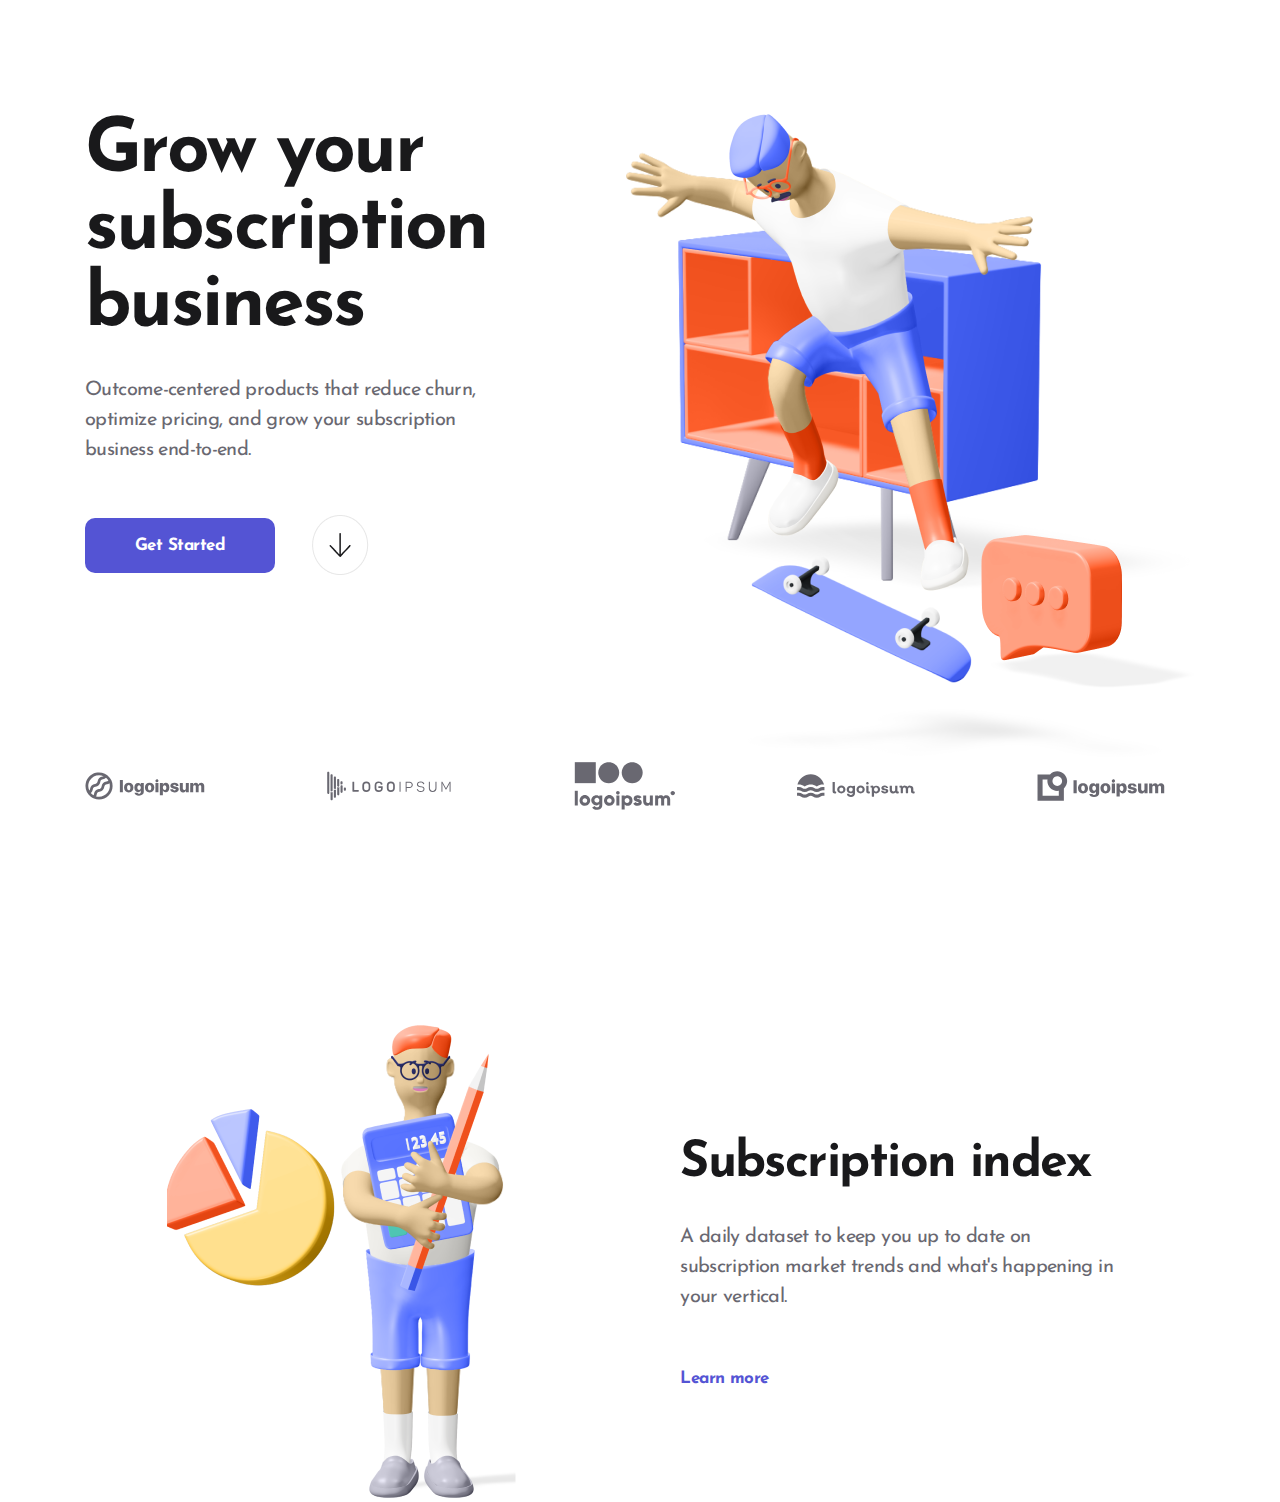
<file: index.html>
<!DOCTYPE html>
<html lang="en">
<head>
    <meta charset="UTF-8">
    <meta name="viewport" content="width=device-width, initial-scale=1.0">
    <title>Document</title>
    <link rel="preconnect" href="https://fonts.googleapis.com">
    <link rel="preconnect" href="https://fonts.gstatic.com" crossorigin>
    <link
        href="https://fonts.googleapis.com/css2?family=Josefin+Sans:ital,wght@0,100..700;1,100..700&family=Open+Sans:ital,wght@0,300..800;1,300..800&display=swap"
        rel="stylesheet">
    <link rel="stylesheet" href="./style/style.css">
</head>
<body>

</section>
<section class="offer-section">
    <div class="container">
       <div class="black2"> 
        <div class="black">
            <h1 class="main-heading2">Grow your<br>subscription<br>business</h1>
        <p class="main-discription2">Outcome-centered products that reduce churn,<br>optimize pricing, and grow your subscription<br>business end-to-end.</p>
        <div class="buttonclass">
            <button class="main-button2">Get Started</button>
        <img src="./image/Down Arrow (1).png" alt="" class="arrow-img">
    </div>
    </div>
    <div class="image">
        <img src="./image/Hero 3D (1).png">
    </div>
    
</div>
<div class="bottom">
    <img src="./image/Group (5).svg"> <img src="./image/Group (6).svg"> <img src="./image/Group (7).svg"> <img src="./image/Group (8).svg"> <img src="./image/Group (9).svg">
</div>
</div>
</section>
<section class="two-section">
    <div class="container">
        <div class="main2">
            <h2 class="two-heading">Subscription index
                <p class="two-description">A daily dataset to keep you up to date on<br>subscription market trends and what's happening in<br>your vertical.</p>
                <button class="two-button">Learn more</button>
            </h2>
            <div class="img2">
                <img src="./image/Content Image 02.png" alt="">
            </div>
        </div>
    </div>
</section>
</body>
</html>
</file>
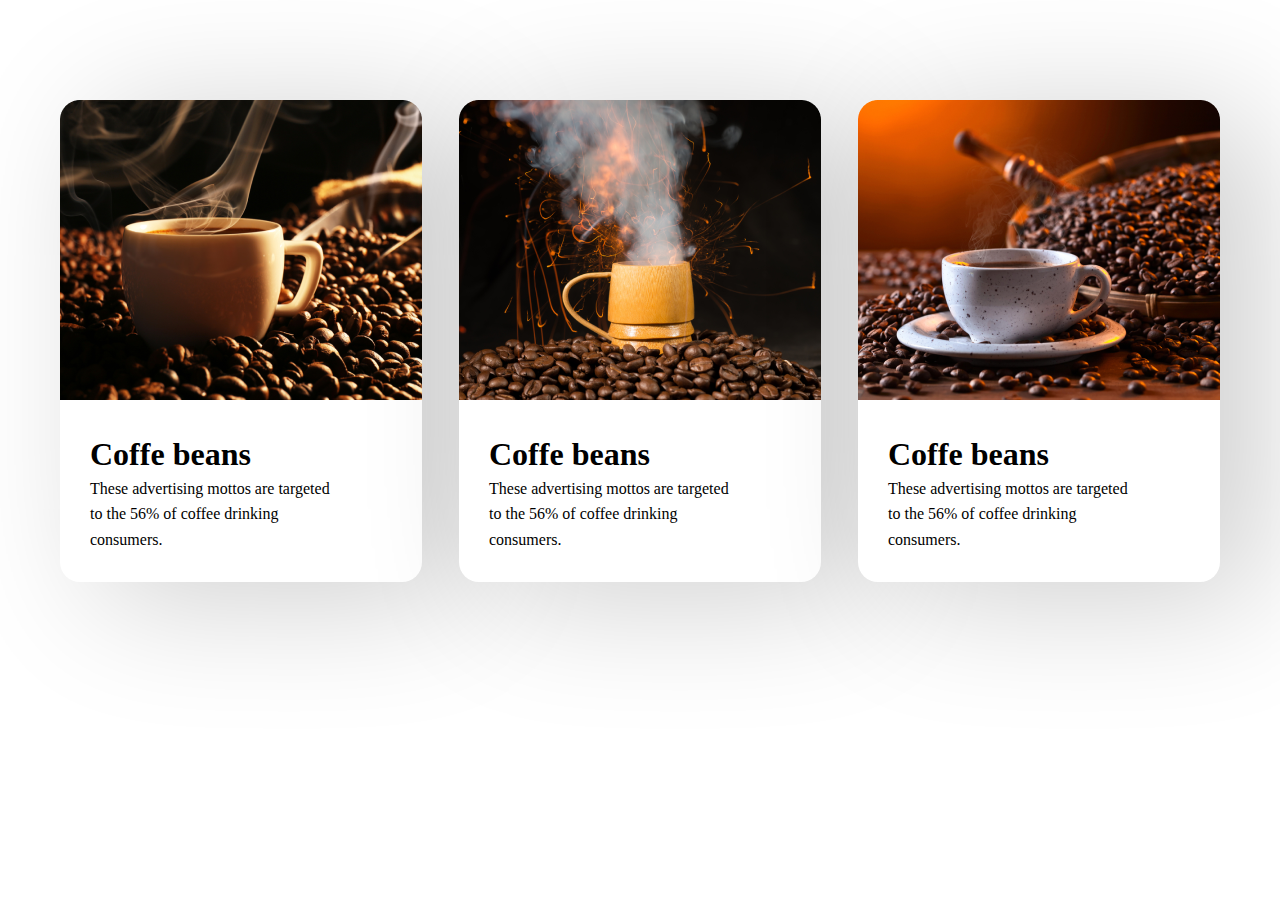
<file: Д13 media/index.html>
<!DOCTYPE html>
<html lang="en">
<head>
    <meta charset="UTF-8">
    <meta name="viewport" content="width=device-width, initial-scale=1.0">
    <title>Media</title>
    <link rel="stylesheet" href="./style/style.css">
    <link rel="stylesheet" href="./style/media.css">
</head>

<body>
    <!-- <div class="some-block"></div>
    <p class="some-text">Lorem, ipsum dolor sit amet consectetur adipisicing elit. Aliquid incidunt sint, reprehenderit nulla saepe</p> -->
<section class="sect">
    <div class="container">
        <div class="card-wrap">
            <div class="card">
                <div class="card-image">
                    <img src="./image/Image.png" alt="">
                </div>
                <div class="card-body">
                <div class="class-heading">
                    <h2>Coffe beans</h2>
                </div>
                <div class="card-description">
                    <p>These advertising mottos are targeted<br>to the 56% of coffee drinking<br>consumers.</p>
                </div>
            </div>
            </div>
            <div class="card">
                <div class="card-image">
                    <img src="./image/Image (1).png" alt="">
                </div>
                <div class="card-body">
                <div class="class-heading">
                    <h2>Coffe beans</h2>
                </div>
                <div class="card-description">
                    <p>These advertising mottos are targeted<br>to the 56% of coffee drinking<br>consumers.</p>
                </div>
            </div>
            </div>
            <div class="card">
                <div class="card-image">
                    <img src="./image/Image (2).png" alt="">
                </div>
                <div class="card-body">
                <div class="class-heading">
                    <h2>Coffe beans</h2>
                </div>
                <div class="card-description">
                    <p>These advertising mottos are targeted<br>to the 56% of coffee drinking<br>consumers.</p>
                </div>
            </div>
            </div>
        </div>

    </div>
</section>
</body>
</html>
</file>
<file: style/style.css>
*{
    margin: 0;
    padding: 0;
    box-sizing: border-box;
    list-style: none;
    text-decoration: none;
    border: none;
    outline: none;
}
.container{
    width: 1110px;
    margin: auto;
}
.main-heading2{
    color: #19191B;

font-family: "Josefin Sans";
font-size: 75px;
font-weight: 700;
line-height: 77px;
letter-spacing: -2.501px;
padding-bottom: 30px;
}
.main-discription2{
    color: #696871;

font-family: "Josefin Sans";
font-size: 20px;
font-weight: 400;
line-height: 30px;
letter-spacing: -0.625px;
padding-bottom: 50px;
}
.main-button2{
flex-shrink: 0;
border-radius: 10px;
background: #5454D4;
color: #FFF;
padding: 19px 50px;


text-align: center;
font-family: "Josefin Sans";
font-size: 17px;
font-weight: 700;
line-height: normal;
letter-spacing: -0.531px;

}
.black2{
    display: flex;
    justify-content: space-between;
}
.arrow-img{
    margin-left: 37px;
}
.buttonclass{
    display: flex;
    align-items: center;
}
.bottom{
    display: flex;
    justify-content: space-between;
    max-width: 1080px;
}
.main2{
    display: flex;
    flex-direction: row-reverse;
    justify-content: space-around;
}
.two-heading{
    margin-top: 110px;
    color: #19191B;
    font-family: "Josefin Sans";
    font-size: 50px;
    font-style: normal;
    font-weight: 700;
    line-height: 57px; /* 114% */
    letter-spacing: -1.563px;
}
.two-description{
    color: #696871;
    font-family: "Josefin Sans";
    font-size: 20px;
    font-style: normal;
    font-weight: 400;
    line-height: 30px; /* 150% */
    letter-spacing: -0.625px;
    margin-top: 30px;
    margin-bottom: 30px;
}
.two-button{
    color: #5454D4;
    font-family: "Josefin Sans";
    font-size: 17px;
    font-style: normal;
    font-weight: 700;
    line-height: normal;
    letter-spacing: -0.531px;
    background: white;
    cursor: pointer;
}
.offer-section{
    padding: 114px 0 215px;
    background: white;
}
</file>
<file: Д13 media/style/style.css>
*{
margin: 0;
padding: 0;
box-sizing: border-box;
list-style: none;
text-decoration: none;
border: none;
outline: none;
}
/* .some-block{
    width: 100%;
    height: 100px;
    background: #000;
    transition: 1s;
}
.some-text{
    font-size: 35px;
    font-weight: 700;
    color: lime;
    margin-top: 50px;
} */
.container{
    max-width: 1200px;
    margin: auto;
}
.sect{
    padding: 100px 0;

}
.card-wrap{
    display: flex;
    justify-content: space-between;
    flex-wrap: wrap;
    padding: 0 20px;
    gap: 30px;
}
.card{
    border-radius: 20px;
    width: 362px;
    /* width: 48%; */
    background: white;
    box-shadow: 40px 15px 136px rgba(0, 0, 0, 0.20);
}
.card-image img{
    width: 100%;
}
.card-body{
    padding: 30px;
}
.class-heading h2{
font-size: 32px;
font-weight: 600;
line-height: 130%;
}
.card-description p{
    font-style: 16px;
    color: rgba(0, 0, 0, 07);
    line-height: 160%;
}
</file>
<file: Д13 media/style/media.css>
/* @media screen and (max-width: 1000px) {
    .some-block{
        background: red;
        height: 60px;
    }
    .some-text{
        font-size: 30px;
        color: darkgreen;
    }
}
@media screen and (max-width: 600px) {
    .some-block{
        background: green;
        height: 60px;
        width: 50%;
    }
    .some-text{
        font-style: 25px;
        color: darkslategray;
        text-align: center;
    }
} */
@media screen and (max-width: 1187px){
    .card{
        width: 48%;
    }
}
@media screen and (max-width: 890px){
    .card-wrap{
        justify-content: center;
    }
    .card{
        width: 90%;
    }
}
</file>
